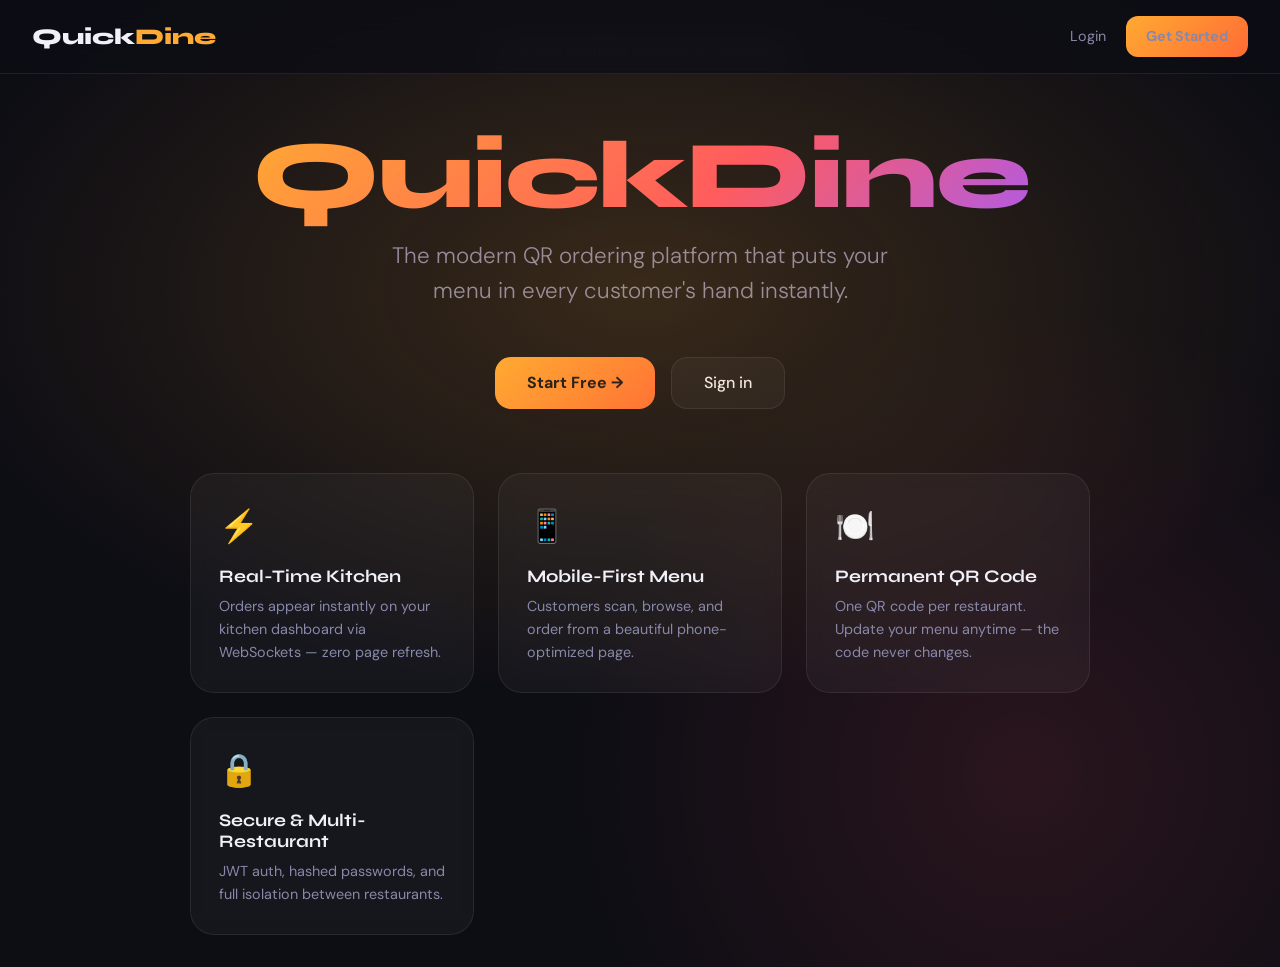
<file: templates/index.html>
<!DOCTYPE html>
<html lang="en">
<head>
  <meta charset="UTF-8">
  <meta name="viewport" content="width=device-width, initial-scale=1.0">
  <title>QuickDine – QR Restaurant Ordering</title>
  <link rel="preconnect" href="https://fonts.googleapis.com">
  <link href="https://fonts.googleapis.com/css2?family=Syne:wght@400;600;700;800&family=DM+Sans:ital,wght@0,300;0,400;0,500;1,300&display=swap" rel="stylesheet">
  <link rel="stylesheet" href="/static/css/main.css">
  <style>
    .hero { min-height:100vh; display:flex; flex-direction:column; justify-content:center; align-items:center; text-align:center; padding:2rem; position:relative; overflow:hidden; }
    .hero::before { content:''; position:absolute; inset:0; background: radial-gradient(ellipse 80% 60% at 50% 30%, rgba(255,170,50,.18) 0%, transparent 70%), radial-gradient(ellipse 60% 80% at 80% 80%, rgba(255,80,100,.12) 0%, transparent 60%); pointer-events:none; }
    .brand { font-family:'Syne',sans-serif; font-size:clamp(3rem,10vw,6rem); font-weight:800; letter-spacing:-2px; background:linear-gradient(135deg, #ffaa32 0%, #ff5064 60%, #a855f7 100%); -webkit-background-clip:text; -webkit-text-fill-color:transparent; background-clip:text; margin-bottom:.25rem; }
    .tagline { font-size:clamp(1rem,3vw,1.4rem); color:var(--muted); font-weight:300; max-width:520px; line-height:1.6; margin-bottom:3rem; }
    .cta-group { display:flex; gap:1rem; flex-wrap:wrap; justify-content:center; }
    .pill { display:inline-flex; align-items:center; gap:.5rem; background:var(--glass); backdrop-filter:blur(12px); border:1px solid rgba(255,255,255,.12); border-radius:999px; padding:.5rem 1.25rem; font-size:.85rem; color:var(--muted); margin-bottom:3rem; }
    .features { display:grid; grid-template-columns:repeat(auto-fit,minmax(240px,1fr)); gap:1.5rem; max-width:900px; width:100%; margin-top:4rem; }
    .feature-card { background:var(--glass); border:1px solid rgba(255,255,255,.08); border-radius:1.5rem; padding:1.75rem; text-align:left; backdrop-filter:blur(8px); }
    .feature-icon { font-size:2rem; margin-bottom:1rem; }
    .feature-card h3 { font-family:'Syne',sans-serif; font-size:1.1rem; color:var(--text); margin-bottom:.5rem; }
    .feature-card p { font-size:.9rem; color:var(--muted); line-height:1.6; }
  </style>
</head>
<body>
  <nav class="navbar">
    <span class="nav-brand">Quick<span style="color:#ffaa32">Dine</span></span>
    <div class="nav-links">
      <a href="/login">Login</a>
      <a href="/register" class="btn btn-primary">Get Started</a>
    </div>
  </nav>

  <section class="hero">
    <div class="pill">✦ No app download required for customers</div>
    <h1 class="brand">QuickDine</h1>
    <p class="tagline">The modern QR ordering platform that puts your menu in every customer's hand instantly.</p>
    <div class="cta-group">
      <a href="/register" class="btn btn-primary btn-lg">Start Free →</a>
      <a href="/login" class="btn btn-ghost btn-lg">Sign in</a>
    </div>

    <div class="features">
      <div class="feature-card">
        <div class="feature-icon">⚡</div>
        <h3>Real-Time Kitchen</h3>
        <p>Orders appear instantly on your kitchen dashboard via WebSockets — zero page refresh.</p>
      </div>
      <div class="feature-card">
        <div class="feature-icon">📱</div>
        <h3>Mobile-First Menu</h3>
        <p>Customers scan, browse, and order from a beautiful phone-optimized page.</p>
      </div>
      <div class="feature-card">
        <div class="feature-icon">🍽️</div>
        <h3>Permanent QR Code</h3>
        <p>One QR code per restaurant. Update your menu anytime — the code never changes.</p>
      </div>
      <div class="feature-card">
        <div class="feature-icon">🔒</div>
        <h3>Secure & Multi-Restaurant</h3>
        <p>JWT auth, hashed passwords, and full isolation between restaurants.</p>
      </div>
    </div>
  </section>
</body>
</html>
</file>
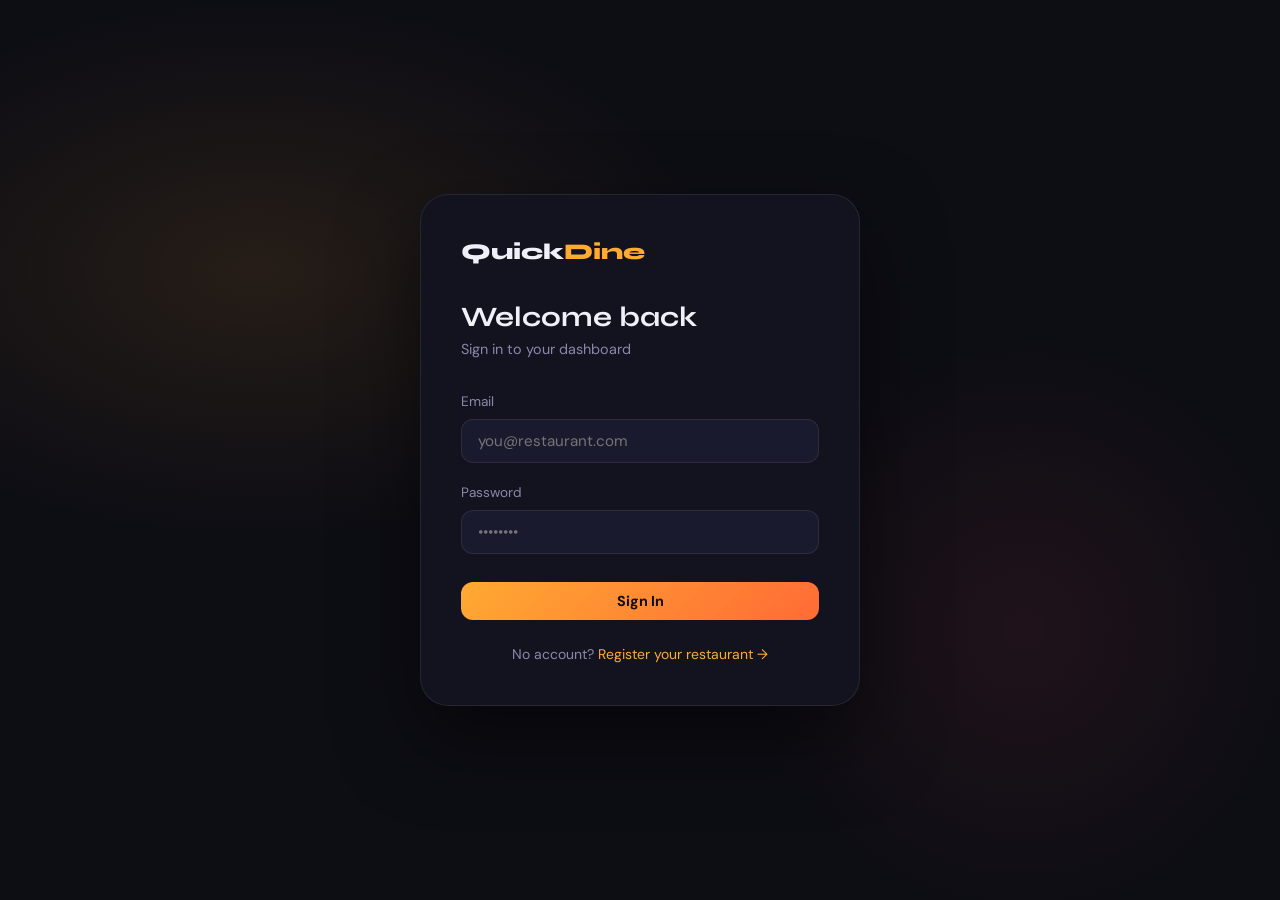
<file: templates/login.html>
<!DOCTYPE html>
<html lang="en">
<head>
  <meta charset="UTF-8">
  <meta name="viewport" content="width=device-width, initial-scale=1.0">
  <title>Login – QuickDine</title>
  <link rel="preconnect" href="https://fonts.googleapis.com">
  <link href="https://fonts.googleapis.com/css2?family=Syne:wght@400;600;700;800&family=DM+Sans:ital,wght@0,300;0,400;0,500;1,300&display=swap" rel="stylesheet">
  <link rel="stylesheet" href="/static/css/main.css">
  <link rel="stylesheet" href="/static/css/auth.css">
</head>
<body>
  <div class="auth-bg">
    <div class="auth-card">
      <a href="/" class="nav-brand" style="margin-bottom:2rem;display:block">Quick<span style="color:#ffaa32">Dine</span></a>
      <h2 class="auth-title">Welcome back</h2>
      <p class="auth-sub">Sign in to your dashboard</p>
      <div id="error-msg" class="error-box" style="display:none"></div>
      <div class="form-group">
        <label>Email</label>
        <input type="email" id="email" placeholder="you@restaurant.com" autocomplete="email">
      </div>
      <div class="form-group">
        <label>Password</label>
        <input type="password" id="password" placeholder="••••••••" autocomplete="current-password">
      </div>
      <button class="btn btn-primary btn-block" id="login-btn" onclick="doLogin()">Sign In</button>
      <p class="auth-footer">No account? <a href="/register">Register your restaurant →</a></p>
    </div>
  </div>
  <script src="/static/js/auth.js"></script>
  <script>
    async function doLogin() {
      const btn = document.getElementById('login-btn');
      btn.textContent = 'Signing in…'; btn.disabled = true;
      const err = document.getElementById('error-msg');
      err.style.display = 'none';
      try {
        const res = await fetch('/api/auth/login', {
          method:'POST', headers:{'Content-Type':'application/json'},
          body: JSON.stringify({email: v('email'), password: v('password')})
        });
        const data = await res.json();
        if (!res.ok) throw new Error(data.detail || 'Login failed');
        localStorage.setItem('qd_token', data.token);
        localStorage.setItem('qd_rid', data.restaurant_id);
        localStorage.setItem('qd_name', data.restaurant_name);
        window.location.href = '/dashboard';
      } catch(e) {
        err.textContent = e.message; err.style.display = 'block';
        btn.textContent = 'Sign In'; btn.disabled = false;
      }
    }
    document.addEventListener('keydown', e => { if(e.key==='Enter') doLogin(); });
  </script>
</body>
</html>
</file>
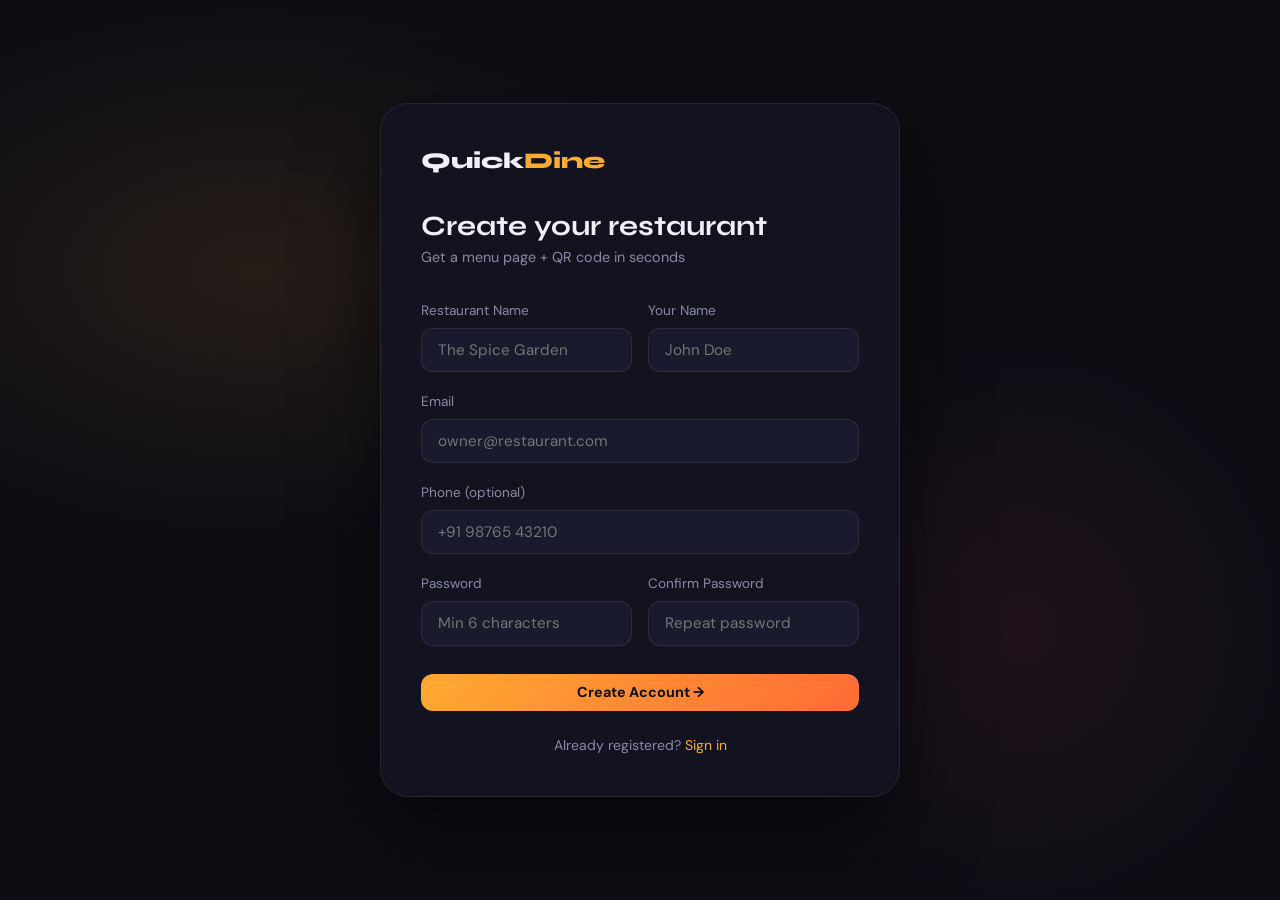
<file: templates/register.html>
<!DOCTYPE html>
<html lang="en">
<head>
  <meta charset="UTF-8">
  <meta name="viewport" content="width=device-width, initial-scale=1.0">
  <title>Register – QuickDine</title>
  <link rel="preconnect" href="https://fonts.googleapis.com">
  <link href="https://fonts.googleapis.com/css2?family=Syne:wght@400;600;700;800&family=DM+Sans:ital,wght@0,300;0,400;0,500;1,300&display=swap" rel="stylesheet">
  <link rel="stylesheet" href="/static/css/main.css">
  <link rel="stylesheet" href="/static/css/auth.css">
</head>
<body>
  <div class="auth-bg">
    <div class="auth-card" style="max-width:520px">
      <a href="/" class="nav-brand" style="margin-bottom:2rem;display:block">Quick<span style="color:#ffaa32">Dine</span></a>
      <h2 class="auth-title">Create your restaurant</h2>
      <p class="auth-sub">Get a menu page + QR code in seconds</p>
      <div id="error-msg" class="error-box" style="display:none"></div>
      <div class="form-row">
        <div class="form-group">
          <label>Restaurant Name</label>
          <input type="text" id="restaurant_name" placeholder="The Spice Garden">
        </div>
        <div class="form-group">
          <label>Your Name</label>
          <input type="text" id="owner_name" placeholder="John Doe">
        </div>
      </div>
      <div class="form-group">
        <label>Email</label>
        <input type="email" id="email" placeholder="owner@restaurant.com">
      </div>
      <div class="form-group">
        <label>Phone (optional)</label>
        <input type="tel" id="phone" placeholder="+91 98765 43210">
      </div>
      <div class="form-row">
        <div class="form-group">
          <label>Password</label>
          <input type="password" id="password" placeholder="Min 6 characters">
        </div>
        <div class="form-group">
          <label>Confirm Password</label>
          <input type="password" id="password2" placeholder="Repeat password">
        </div>
      </div>
      <button class="btn btn-primary btn-block" id="reg-btn" onclick="doRegister()">Create Account →</button>
      <p class="auth-footer">Already registered? <a href="/login">Sign in</a></p>
    </div>
  </div>
  <script src="/static/js/auth.js"></script>
  <script>
    async function doRegister() {
      const btn = document.getElementById('reg-btn');
      const err = document.getElementById('error-msg');
      err.style.display = 'none';
      if (v('password') !== v('password2')) {
        err.textContent = 'Passwords do not match'; err.style.display='block'; return;
      }
      if (v('password').length < 6) {
        err.textContent = 'Password must be at least 6 characters'; err.style.display='block'; return;
      }
      btn.textContent = 'Creating…'; btn.disabled = true;
      try {
        const res = await fetch('/api/auth/register', {
          method:'POST', headers:{'Content-Type':'application/json'},
          body: JSON.stringify({
            restaurant_name: v('restaurant_name'),
            owner_name: v('owner_name'),
            email: v('email'),
            phone: v('phone'),
            password: v('password'),
          })
        });
        const data = await res.json();
        if (!res.ok) throw new Error(data.detail || 'Registration failed');
        localStorage.setItem('qd_token', data.token);
        localStorage.setItem('qd_rid', data.restaurant_id);
        localStorage.setItem('qd_name', data.restaurant_name);
        window.location.href = '/dashboard';
      } catch(e) {
        err.textContent = e.message; err.style.display='block';
        btn.textContent = 'Create Account →'; btn.disabled = false;
      }
    }
  </script>
</body>
</html>
</file>
<file: static/css/main.css>
/* ─── QuickDine Main CSS ─── */
*, *::before, *::after { box-sizing:border-box; margin:0; padding:0; }

:root {
  --bg:       #0d0d14;
  --surface:  #13131f;
  --surface2: #1a1a2e;
  --border:   rgba(255,255,255,.08);
  --text:     #f0f0f8;
  --muted:    #8888aa;
  --accent:   #ffaa32;
  --accent2:  #ff5064;
  --green:    #22c55e;
  --glass:    rgba(255,255,255,.04);
  --radius:   1rem;
  --shadow:   0 4px 32px rgba(0,0,0,.4);
}

html { font-size:16px; scroll-behavior:smooth; }
body {
  font-family: 'DM Sans', sans-serif;
  background: var(--bg);
  color: var(--text);
  min-height: 100vh;
  line-height: 1.5;
}

/* ─── Typography ─── */
h1,h2,h3,h4 { font-family:'Syne',sans-serif; line-height:1.2; }

/* ─── Navbar ─── */
.navbar {
  position: fixed; top:0; left:0; right:0; z-index:100;
  display: flex; align-items:center; justify-content:space-between;
  padding: 1rem 2rem;
  background: rgba(13,13,20,.85);
  backdrop-filter: blur(16px);
  border-bottom: 1px solid var(--border);
}
.nav-brand {
  font-family:'Syne',sans-serif; font-size:1.4rem; font-weight:800;
  color:var(--text); text-decoration:none;
}
.nav-links { display:flex; align-items:center; gap:1.25rem; }
.nav-links a { color:var(--muted); text-decoration:none; font-size:.9rem; transition:color .2s; }
.nav-links a:hover { color:var(--text); }

/* ─── Buttons ─── */
.btn {
  display:inline-flex; align-items:center; justify-content:center;
  gap:.5rem; padding:.6rem 1.25rem;
  border:none; border-radius:.75rem; cursor:pointer;
  font-family:'DM Sans',sans-serif; font-size:.9rem; font-weight:500;
  text-decoration:none; transition: all .2s;
}
.btn-primary {
  background: linear-gradient(135deg, #ffaa32, #ff6b35);
  color: #0d0d14; font-weight:700;
}
.btn-primary:hover { opacity:.9; transform:translateY(-1px); box-shadow: 0 8px 24px rgba(255,170,50,.3); }
.btn-ghost {
  background: var(--glass); border:1px solid var(--border); color:var(--text);
}
.btn-ghost:hover { background:rgba(255,255,255,.08); }
.btn-lg { padding:.8rem 2rem; font-size:1rem; border-radius:1rem; }
.btn-block { width:100%; margin-top:.5rem; }

/* ─── Forms ─── */
.form-group { margin-bottom:1.25rem; }
.form-group label { display:block; font-size:.85rem; color:var(--muted); margin-bottom:.4rem; }
.form-group input,
.form-group textarea,
.form-group select {
  width:100%; padding:.7rem 1rem;
  background: var(--surface2); border:1px solid var(--border);
  border-radius:.75rem; color:var(--text);
  font-family:'DM Sans',sans-serif; font-size:.95rem;
  outline:none; transition:border-color .2s;
}
.form-group input:focus,
.form-group textarea:focus { border-color:var(--accent); }
.form-group textarea { resize:vertical; }
.form-row { display:grid; grid-template-columns:1fr 1fr; gap:1rem; }

/* ─── Error / Success ─── */
.error-box {
  background:rgba(255,80,100,.12); border:1px solid rgba(255,80,100,.25);
  border-radius:.75rem; padding:.75rem 1rem; font-size:.88rem; color:#ff8090;
  margin-bottom:1rem;
}

/* ─── Modal ─── */
.modal-overlay {
  position:fixed; inset:0; background:rgba(0,0,0,.7);
  backdrop-filter:blur(4px); display:flex;
  align-items:center; justify-content:center; z-index:999;
  padding:1rem;
}
.modal-card {
  background:var(--surface); border:1px solid var(--border);
  border-radius:1.5rem; padding:2rem; width:100%; max-width:540px;
  max-height:90vh; overflow-y:auto;
  box-shadow: 0 24px 64px rgba(0,0,0,.6);
}
.modal-header { display:flex; align-items:center; justify-content:space-between; margin-bottom:1.5rem; }
.modal-header h3 { font-size:1.25rem; }
.modal-close { background:none; border:none; color:var(--muted); font-size:1.25rem; cursor:pointer; }
.modal-actions { display:flex; gap:.75rem; justify-content:flex-end; margin-top:1.5rem; }

/* ─── Toggle ─── */
.toggle-label { display:flex; align-items:center; gap:.75rem; cursor:pointer; font-size:.9rem; }
.toggle-label input[type=checkbox] { width:18px; height:18px; accent-color:var(--accent); }

/* ─── Loading ─── */
.loading-spinner { color:var(--muted); text-align:center; padding:3rem; }

/* ─── Status badges ─── */
.badge {
  display:inline-block; padding:.2rem .65rem; border-radius:999px;
  font-size:.75rem; font-weight:600; text-transform:uppercase; letter-spacing:.04em;
}
.badge-Pending   { background:rgba(251,191,36,.15); color:#fbbf24; }
.badge-Preparing { background:rgba(249,115,22,.15); color:#f97316; }
.badge-Ready     { background:rgba(34,197,94,.15);  color:#22c55e; }
.badge-Served    { background:rgba(99,102,241,.15); color:#818cf8; }

@media print {
  .sidebar, .main-content > *:not(.qr-container) { display:none!important; }
  .qr-container { margin:0; }
}
</file>
<file: static/css/auth.css>
/* Auth pages */
.auth-bg {
  min-height: 100vh;
  display: flex; align-items: center; justify-content: center;
  padding: 2rem;
  background: var(--bg);
  background-image:
    radial-gradient(ellipse 60% 50% at 20% 30%, rgba(255,170,50,.1) 0%, transparent 60%),
    radial-gradient(ellipse 40% 60% at 80% 70%, rgba(255,80,100,.08) 0%, transparent 55%);
}

.auth-card {
  background: var(--surface);
  border: 1px solid var(--border);
  border-radius: 1.75rem;
  padding: 2.5rem;
  width: 100%;
  max-width: 440px;
  box-shadow: 0 32px 80px rgba(0,0,0,.5);
}

.auth-title {
  font-size: 1.75rem;
  margin-bottom: .25rem;
}

.auth-sub {
  font-size: .9rem;
  color: var(--muted);
  margin-bottom: 2rem;
}

.auth-footer {
  text-align: center;
  font-size: .875rem;
  color: var(--muted);
  margin-top: 1.5rem;
}

.auth-footer a {
  color: var(--accent);
  text-decoration: none;
}
</file>
